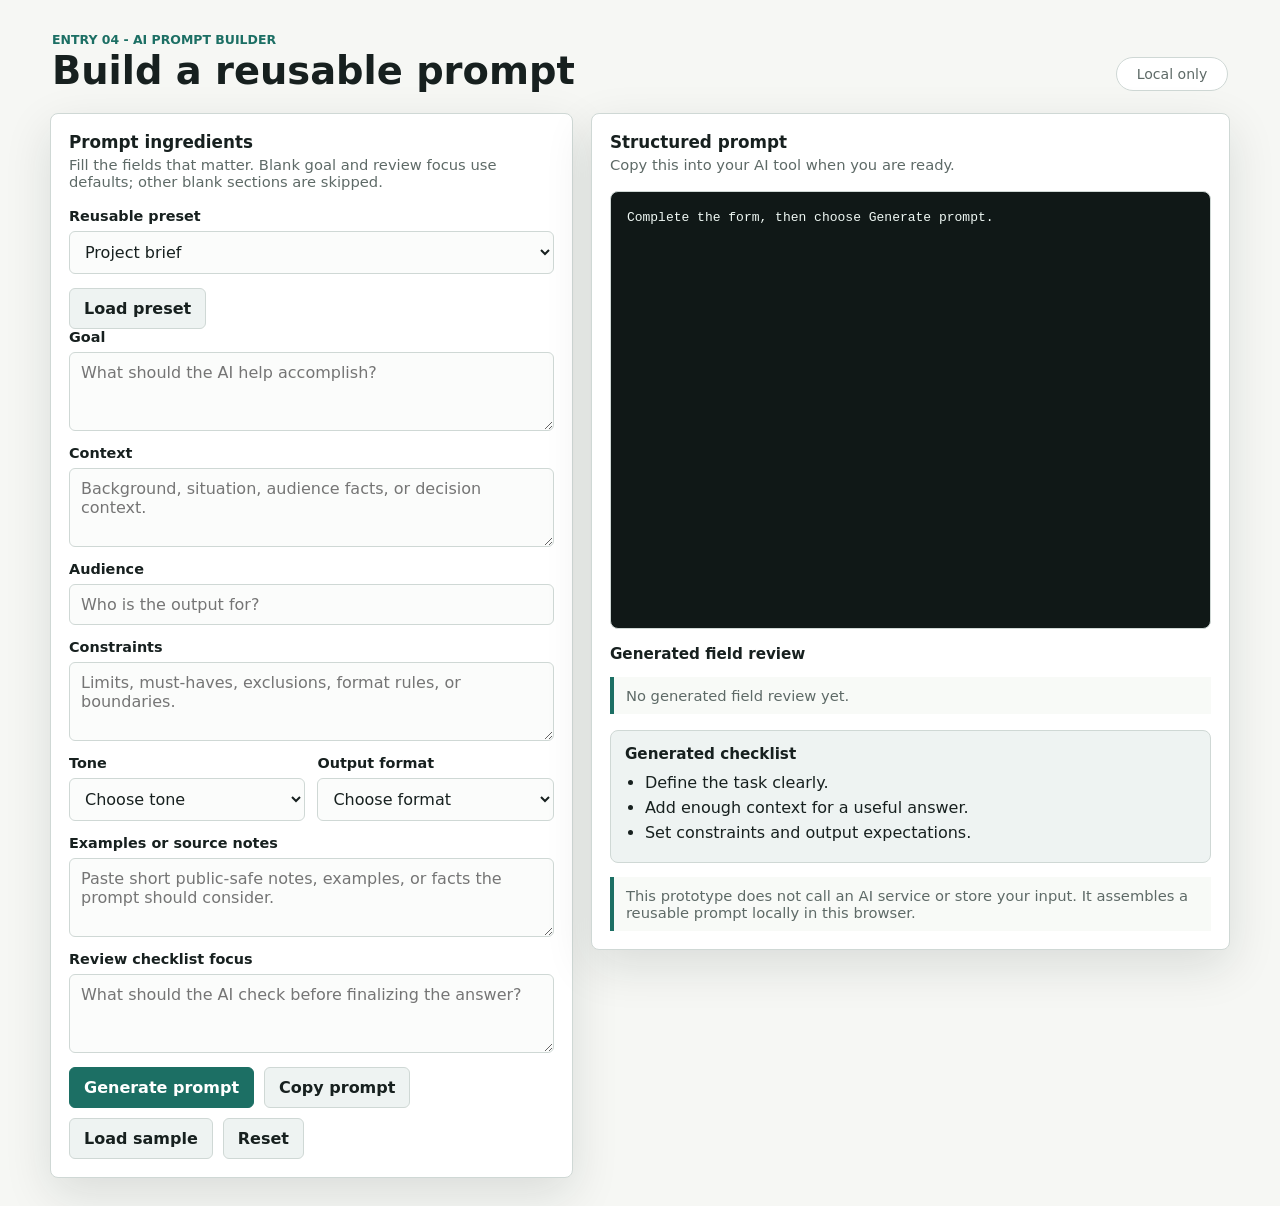
<file: index.html>
<!doctype html>
<html lang="en">
  <head>
    <meta charset="utf-8">
    <meta name="viewport" content="width=device-width, initial-scale=1">
    <title>Veristio AI Prompt Builder</title>
    <link rel="stylesheet" href="styles.css">
  </head>
  <body>
    <main class="app-shell">
      <section class="workspace" aria-labelledby="app-title">
        <header class="topbar">
          <div>
            <p class="eyebrow">Entry 04 - AI Prompt Builder</p>
            <h1 id="app-title">Build a reusable prompt</h1>
          </div>
          <div class="status-pill" id="copy-status" aria-live="polite">Local only</div>
        </header>

        <form id="prompt-form" class="builder-grid">
          <section class="panel form-panel" aria-label="Prompt inputs">
            <div class="section-heading">
              <h2>Prompt ingredients</h2>
              <p>Fill the fields that matter. Blank goal and review focus use defaults; other blank sections are skipped.</p>
            </div>

            <label>
              <span>Reusable preset</span>
              <select id="preset-select" aria-label="Reusable prompt preset">
                <option value="brief">Project brief</option>
                <option value="lesson">Lesson outline</option>
                <option value="comparison">Option comparison</option>
              </select>
            </label>
            <button type="button" id="load-preset">Load preset</button>
            <label>
              <span>Goal</span>
              <textarea id="goal" rows="3" placeholder="What should the AI help accomplish?"></textarea>
            </label>

            <label>
              <span>Context</span>
              <textarea id="context" rows="3" placeholder="Background, situation, audience facts, or decision context."></textarea>
            </label>

            <label>
              <span>Audience</span>
              <input id="audience" type="text" placeholder="Who is the output for?">
            </label>

            <label>
              <span>Constraints</span>
              <textarea id="constraints" rows="3" placeholder="Limits, must-haves, exclusions, format rules, or boundaries."></textarea>
            </label>

            <div class="split-row">
              <label>
                <span>Tone</span>
                <select id="tone">
                  <option value="">Choose tone</option>
                  <option>Clear and practical</option>
                  <option>Warm and reassuring</option>
                  <option>Concise and executive</option>
                  <option>Patient and instructional</option>
                  <option>Neutral and analytical</option>
                </select>
              </label>

              <label>
                <span>Output format</span>
                <select id="output-format">
                  <option value="">Choose format</option>
                  <option>Step-by-step plan</option>
                  <option>Draft email</option>
                  <option>Checklist</option>
                  <option>Comparison table</option>
                  <option>Markdown brief</option>
                  <option>JSON outline</option>
                </select>
              </label>
            </div>

            <label>
              <span>Examples or source notes</span>
              <textarea id="source-notes" rows="3" placeholder="Paste short public-safe notes, examples, or facts the prompt should consider."></textarea>
            </label>

            <label>
              <span>Review checklist focus</span>
              <textarea id="review-focus" rows="3" placeholder="What should the AI check before finalizing the answer?"></textarea>
            </label>

            <div class="button-row">
              <button type="submit" class="primary">Generate prompt</button>
              <button type="button" id="copy-button">Copy prompt</button>
              <button type="button" id="sample-button">Load sample</button>
              <button type="reset" id="reset-button">Reset</button>
            </div>
          </section>

          <section class="panel output-panel" aria-label="Generated prompt">
            <div class="section-heading">
              <h2>Structured prompt</h2>
              <p>Copy this into your AI tool when you are ready.</p>
            </div>

            <pre id="prompt-output" tabindex="0">Complete the form, then choose Generate prompt.</pre>

            <section aria-labelledby="field-review-heading">
              <h3 id="field-review-heading">Generated field review</h3>
              <p class="note" id="field-review-output" aria-live="polite">No generated field review yet.</p>
            </section>

            <div class="checklist-card">
              <h3>Generated checklist</h3>
              <ul id="checklist-output">
                <li>Define the task clearly.</li>
                <li>Add enough context for a useful answer.</li>
                <li>Set constraints and output expectations.</li>
              </ul>
            </div>

            <aside class="note">
              This prototype does not call an AI service or store your input. It assembles a reusable prompt locally in this browser.
            </aside>
          </section>
        </form>
      </section>
    </main>

    <script src="app.js"></script>
  </body>
</html>
</file>
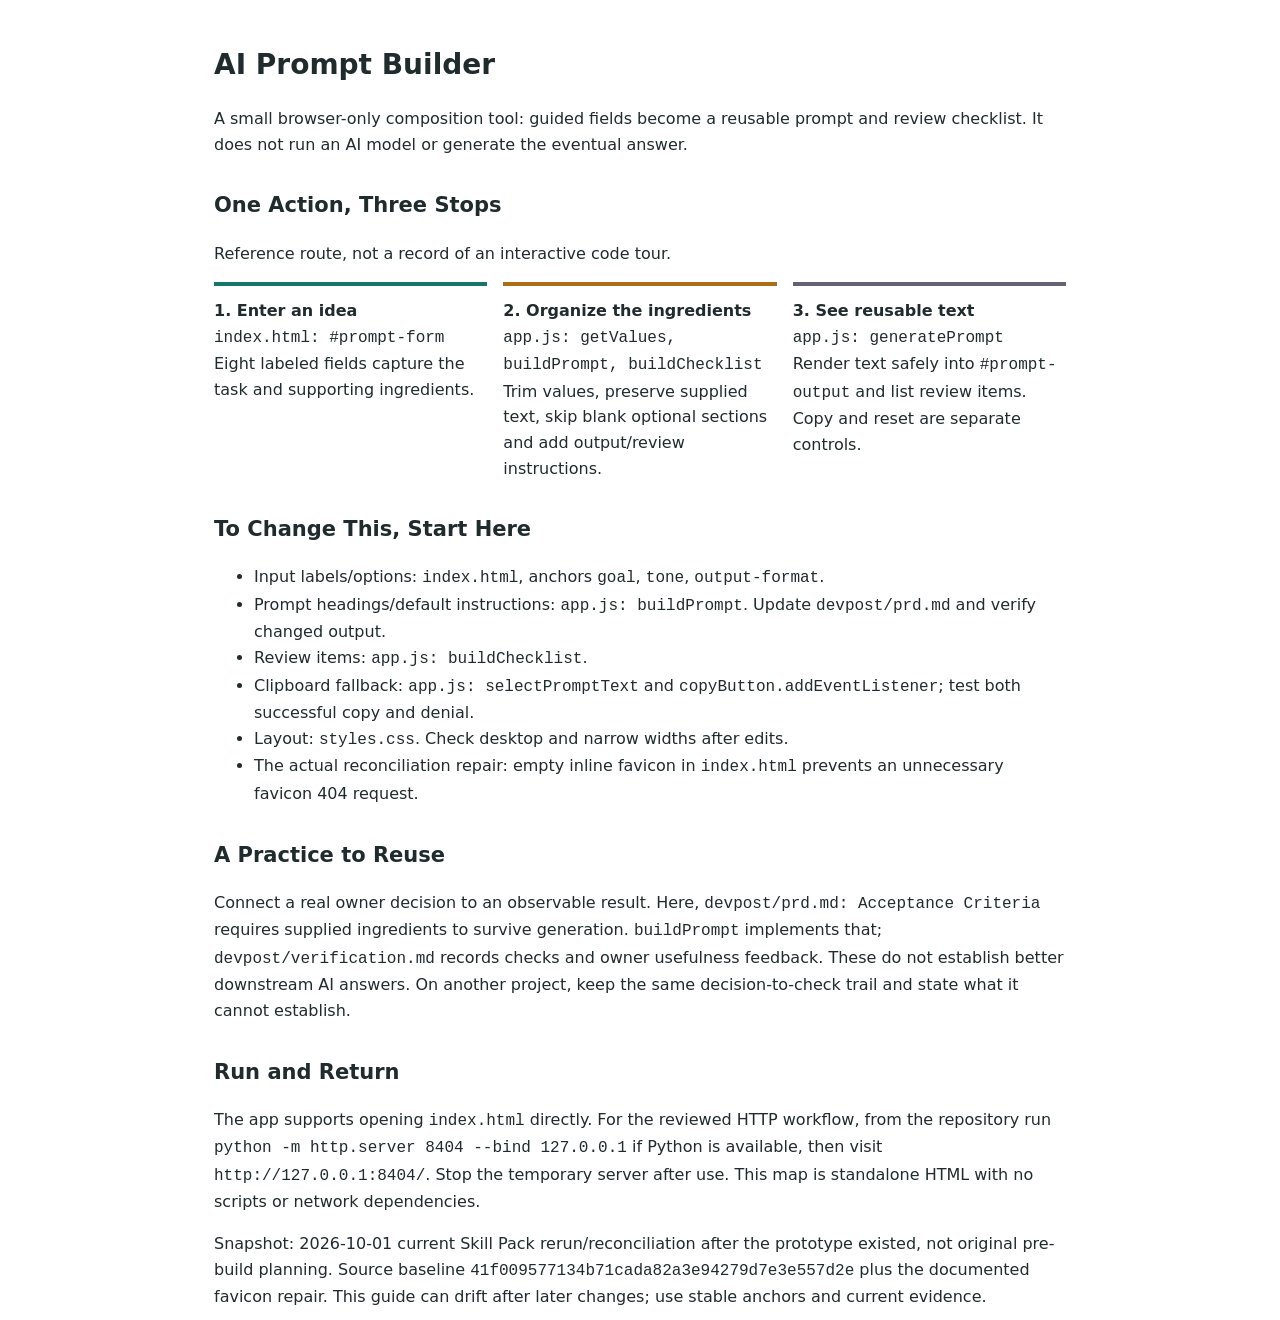
<file: devpost/app-map.html>
<!doctype html>
<html lang="en">
<head>
  <meta charset="utf-8">
  <meta name="viewport" content="width=device-width, initial-scale=1">
  <link rel="icon" href="data:,">
  <title>AI Prompt Builder - App Map</title>
  <style>
    * { box-sizing: border-box; }
    body { margin: 0; font: 16px/1.6 system-ui, sans-serif; color: #202b2d; background: #fff; }
    main { max-width: 900px; margin: auto; padding: 24px; }
    h1 { font-size: 28px; } h2 { font-size: 21px; margin-top: 32px; }
    code { overflow-wrap: anywhere; } a { color: #08685e; }
    .route { display: grid; grid-template-columns: repeat(3, minmax(0, 1fr)); gap: 16px; padding: 0; list-style: none; }
    .route li { border-top: 4px solid #14766b; padding-top: 12px; }
    .route li:nth-child(2) { border-color: #ad6c17; }
    .route li:nth-child(3) { border-color: #646275; }
    @media (max-width: 600px) { .route { grid-template-columns: 1fr; } main { padding: 20px; } }
  </style>
</head>
<body><main>
  <h1>AI Prompt Builder</h1>
  <p>A small browser-only composition tool: guided fields become a reusable prompt and review checklist. It does not run an AI model or generate the eventual answer.</p>
  <h2>One Action, Three Stops</h2>
  <p>Reference route, not a record of an interactive code tour.</p>
  <ol class="route">
    <li><strong>1. Enter an idea</strong><br><code>index.html: #prompt-form</code><br>Eight labeled fields capture the task and supporting ingredients.</li>
    <li><strong>2. Organize the ingredients</strong><br><code>app.js: getValues, buildPrompt, buildChecklist</code><br>Trim values, preserve supplied text, skip blank optional sections and add output/review instructions.</li>
    <li><strong>3. See reusable text</strong><br><code>app.js: generatePrompt</code><br>Render text safely into <code>#prompt-output</code> and list review items. Copy and reset are separate controls.</li>
  </ol>
  <h2>To Change This, Start Here</h2>
  <ul>
    <li>Input labels/options: <code>index.html</code>, anchors <code>goal</code>, <code>tone</code>, <code>output-format</code>.</li>
    <li>Prompt headings/default instructions: <code>app.js: buildPrompt</code>. Update <code>devpost/prd.md</code> and verify changed output.</li>
    <li>Review items: <code>app.js: buildChecklist</code>.</li>
    <li>Clipboard fallback: <code>app.js: selectPromptText</code> and <code>copyButton.addEventListener</code>; test both successful copy and denial.</li>
    <li>Layout: <code>styles.css</code>. Check desktop and narrow widths after edits.</li>
    <li>The actual reconciliation repair: empty inline favicon in <code>index.html</code> prevents an unnecessary favicon 404 request.</li>
  </ul>
  <h2>A Practice to Reuse</h2>
  <p>Connect a real owner decision to an observable result. Here, <code>devpost/prd.md: Acceptance Criteria</code> requires supplied ingredients to survive generation. <code>buildPrompt</code> implements that; <code>devpost/verification.md</code> records checks and owner usefulness feedback. These do not establish better downstream AI answers. On another project, keep the same decision-to-check trail and state what it cannot establish.</p>
  <h2>Run and Return</h2>
  <p>The app supports opening <code>index.html</code> directly. For the reviewed HTTP workflow, from the repository run <code>python -m http.server 8404 --bind 127.0.0.1</code> if Python is available, then visit <code>http://127.0.0.1:8404/</code>. Stop the temporary server after use. This map is standalone HTML with no scripts or network dependencies.</p>
  <p>Snapshot: 2026-10-01 current Skill Pack rerun/reconciliation after the prototype existed, not original pre-build planning. Source baseline <code>41f009577134b71cada82a3e94279d7e3e557d2e</code> plus the documented favicon repair. This guide can drift after later changes; use stable anchors and current evidence.</p>
</main></body>
</html>
</file>
<file: styles.css>
:root {
  color-scheme: light;
  --bg: #f6f7f4;
  --surface: #ffffff;
  --surface-strong: #eef3f2;
  --text: #17201f;
  --muted: #5e6a67;
  --border: #cfd8d5;
  --accent: #1c6f64;
  --accent-strong: #124f48;
  --focus: #c58a2d;
  --shadow: 0 16px 48px rgba(20, 36, 33, 0.12);
}

* {
  box-sizing: border-box;
}

body {
  margin: 0;
  min-height: 100vh;
  background: var(--bg);
  color: var(--text);
  font-family: Inter, ui-sans-serif, system-ui, -apple-system, BlinkMacSystemFont, "Segoe UI", sans-serif;
}

button,
input,
select,
textarea {
  font: inherit;
}

.app-shell {
  width: min(1180px, calc(100% - 32px));
  margin: 0 auto;
  padding: 28px 0;
}

.workspace {
  display: flex;
  flex-direction: column;
  gap: 18px;
}

.topbar {
  display: flex;
  align-items: flex-end;
  justify-content: space-between;
  gap: 16px;
  padding: 4px 2px;
}

.eyebrow {
  margin: 0 0 4px;
  color: var(--accent);
  font-size: 0.78rem;
  font-weight: 700;
  text-transform: uppercase;
  letter-spacing: 0;
}

h1,
h2,
h3,
p {
  margin-top: 0;
}

h1 {
  margin-bottom: 0;
  font-size: clamp(1.7rem, 2.4rem, 2.4rem);
  line-height: 1.05;
}

h2 {
  margin-bottom: 4px;
  font-size: 1.05rem;
}

h3 {
  margin-bottom: 10px;
  font-size: 0.95rem;
}

.status-pill {
  min-width: 112px;
  border: 1px solid var(--border);
  border-radius: 999px;
  padding: 8px 12px;
  background: var(--surface);
  color: var(--muted);
  font-size: 0.88rem;
  text-align: center;
}

.builder-grid {
  display: grid;
  grid-template-columns: minmax(0, 0.9fr) minmax(360px, 1.1fr);
  gap: 18px;
  align-items: start;
}

.panel {
  border: 1px solid var(--border);
  border-radius: 8px;
  background: var(--surface);
  box-shadow: var(--shadow);
}

.form-panel,
.output-panel {
  padding: 18px;
}

.section-heading p {
  margin-bottom: 18px;
  color: var(--muted);
  font-size: 0.92rem;
}

label {
  display: grid;
  gap: 7px;
  margin-bottom: 14px;
}

label span {
  color: var(--text);
  font-size: 0.9rem;
  font-weight: 700;
}

input,
select,
textarea {
  width: 100%;
  border: 1px solid var(--border);
  border-radius: 6px;
  padding: 10px 11px;
  background: #fbfcfb;
  color: var(--text);
}

textarea {
  resize: vertical;
}

input:focus,
select:focus,
textarea:focus,
button:focus {
  outline: 3px solid rgba(197, 138, 45, 0.28);
  outline-offset: 2px;
  border-color: var(--focus);
}

.split-row {
  display: grid;
  grid-template-columns: 1fr 1fr;
  gap: 12px;
}

.button-row {
  display: flex;
  flex-wrap: wrap;
  gap: 10px;
  margin-top: 4px;
}

button {
  border: 1px solid var(--border);
  border-radius: 6px;
  padding: 10px 14px;
  background: var(--surface-strong);
  color: var(--text);
  cursor: pointer;
  font-weight: 700;
}

button:hover {
  border-color: var(--accent);
}

button.primary {
  border-color: var(--accent);
  background: var(--accent);
  color: #ffffff;
}

button.primary:hover {
  background: var(--accent-strong);
}

#prompt-output {
  min-height: 438px;
  max-height: 64vh;
  margin: 0;
  overflow: auto;
  border: 1px solid var(--border);
  border-radius: 8px;
  padding: 16px;
  background: #101817;
  color: #eff8f4;
  line-height: 1.48;
  white-space: pre-wrap;
}

.checklist-card {
  margin-top: 16px;
  border: 1px solid var(--border);
  border-radius: 8px;
  padding: 14px;
  background: var(--surface-strong);
}

.checklist-card ul {
  margin: 0;
  padding-left: 20px;
}

.checklist-card li {
  margin: 6px 0;
}

.note {
  margin-top: 14px;
  border-left: 4px solid var(--accent);
  padding: 10px 12px;
  background: #f8faf7;
  color: var(--muted);
  font-size: 0.92rem;
}

#field-review-heading {
  margin-top: 16px;
}

#field-review-output {
  white-space: pre-line;
  overflow-wrap: anywhere;
}

@media (max-width: 840px) {
  .app-shell {
    width: min(100% - 20px, 680px);
    padding: 16px 0;
  }

  .topbar {
    align-items: stretch;
    flex-direction: column;
  }

  .status-pill {
    width: fit-content;
  }

  .builder-grid,
  .split-row {
    grid-template-columns: 1fr;
  }

  #prompt-output {
    min-height: 320px;
  }
}
</file>
